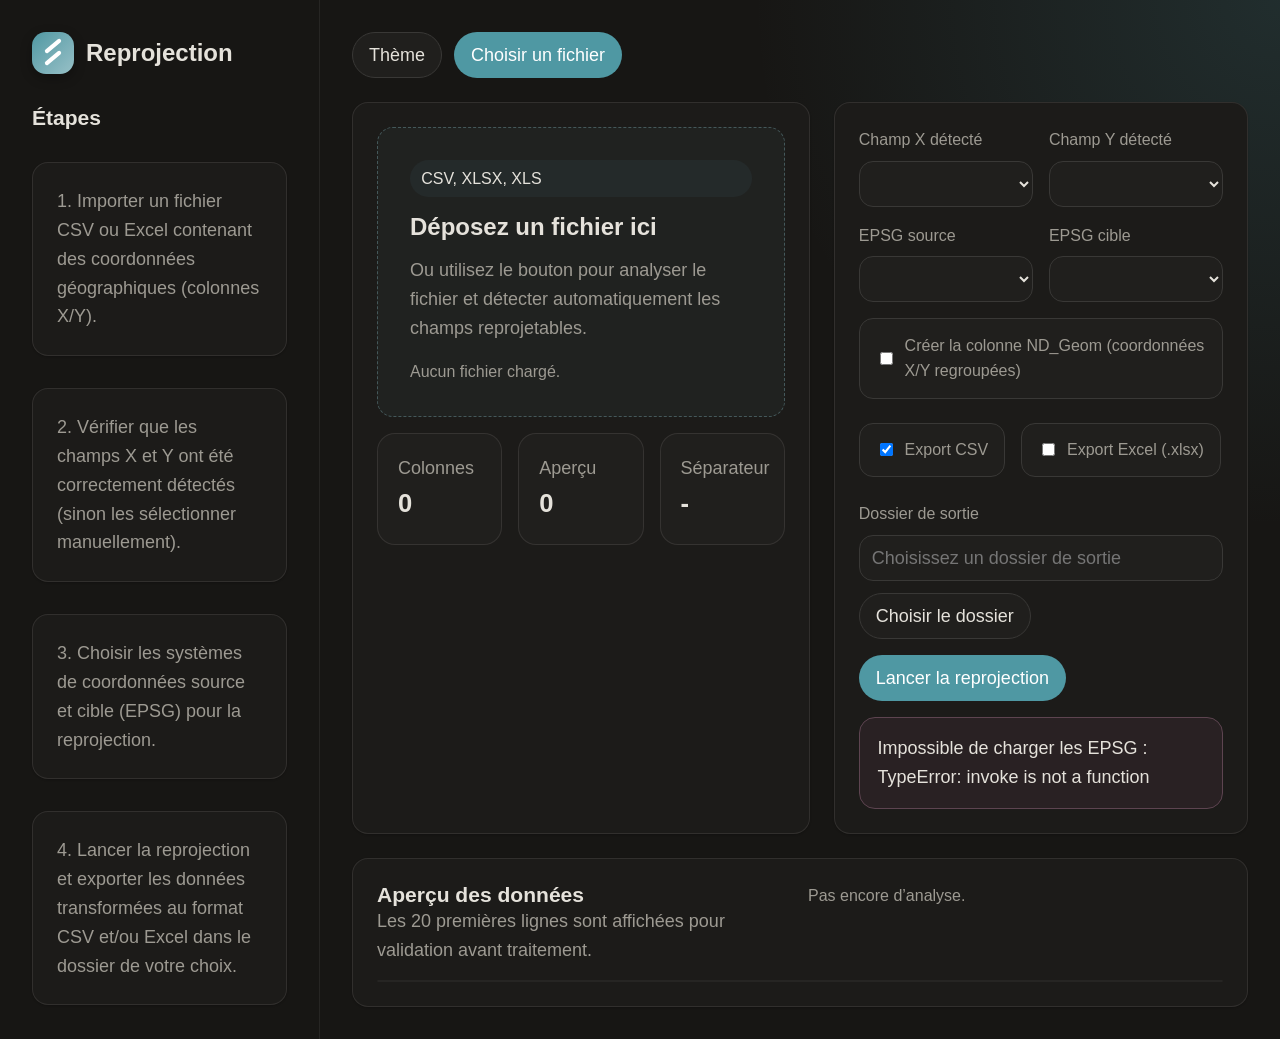
<file: site_reprojection/index.html>
<!DOCTYPE html>
<html lang="fr" data-theme="dark">
<head>
  <meta charset="UTF-8" />
  <meta name="viewport" content="width=device-width, initial-scale=1.0" />
  <title>Reproj Moderne</title>
  <link rel="preconnect" href="https://api.fontshare.com">
  <link href="https://api.fontshare.com/v2/css?f[]=satoshi@400,500,700&f[]=cabinet-grotesk@500,700&display=swap" rel="stylesheet">
  <style>
    :root,[data-theme="light"]{--text-xs:clamp(.75rem,.7rem + .25vw,.875rem);--text-sm:clamp(.875rem,.8rem + .35vw,1rem);--text-base:clamp(1rem,.95rem + .25vw,1.125rem);--text-lg:clamp(1.125rem,1rem + .75vw,1.5rem);--text-xl:clamp(1.5rem,1.2rem + 1.25vw,2.25rem);--space-1:.25rem;--space-2:.5rem;--space-3:.75rem;--space-4:1rem;--space-5:1.25rem;--space-6:1.5rem;--space-8:2rem;--space-10:2.5rem;--space-12:3rem;--space-16:4rem;--radius-sm:.375rem;--radius-md:.5rem;--radius-lg:.75rem;--radius-xl:1rem;--font-display:'Cabinet Grotesk','Inter',sans-serif;--font-body:'Satoshi','Inter',sans-serif;--color-bg:#f7f6f2;--color-surface:#f9f8f5;--color-surface-2:#fbfbf9;--color-surface-offset:#f3f0ec;--color-border:#d4d1ca;--color-divider:#dcd9d5;--color-text:#28251d;--color-text-muted:#6b6a65;--color-primary:#01696f;--color-primary-hover:#0c4e54;--color-success:#437a22;--color-error:#a12c7b;--shadow-sm:0 1px 2px oklch(0.2 0.01 80 / 0.06);--shadow-md:0 4px 12px oklch(0.2 0.01 80 / 0.08);--shadow-lg:0 12px 32px oklch(0.2 0.01 80 / 0.12)}
    [data-theme="dark"]{--color-bg:#171614;--color-surface:#1c1b19;--color-surface-2:#201f1d;--color-surface-offset:#1d1c1a;--color-border:#393836;--color-divider:#262523;--color-text:#e5e2db;--color-text-muted:#9d9a92;--color-primary:#4f98a3;--color-primary-hover:#227f8b;--color-success:#6daa45;--color-error:#d163a7;--shadow-sm:0 1px 2px oklch(0 0 0 / .2);--shadow-md:0 4px 12px oklch(0 0 0 / .3);--shadow-lg:0 12px 32px oklch(0 0 0 / .4)}
    *,*:before,*:after{box-sizing:border-box} html,body{margin:0;padding:0} body{min-height:100vh;background:radial-gradient(circle at top right, color-mix(in oklab,var(--color-primary) 18%,transparent), transparent 32%),var(--color-bg);font:var(--text-base)/1.6 var(--font-body);color:var(--color-text)} button,input,select{font:inherit} .app{display:grid;grid-template-columns:320px 1fr;min-height:100vh} .sidebar{background:color-mix(in oklab,var(--color-surface) 90%, black 10%);border-right:1px solid var(--color-divider);padding:var(--space-8);display:flex;flex-direction:column;gap:var(--space-8)} .brand{display:flex;align-items:center;gap:var(--space-3)} .logo{width:42px;height:42px;border-radius:14px;background:linear-gradient(135deg,var(--color-primary),color-mix(in oklab,var(--color-primary) 60%, white 40%));box-shadow:var(--shadow-md);position:relative} .logo:before,.logo:after{content:"";position:absolute;background:white;border-radius:999px}.logo:before{width:20px;height:4px;top:12px;left:11px;transform:rotate(-40deg)}.logo:after{width:20px;height:4px;top:24px;left:11px;transform:rotate(-40deg)} h1,h2,h3{margin:0;line-height:1.15} h1{font-family:var(--font-display);font-size:var(--text-xl)} h2{font-size:var(--text-lg)} .muted{color:var(--color-text-muted)} .stack{display:flex;flex-direction:column;gap:var(--space-4)} .panel{background:var(--color-surface);border:1px solid color-mix(in oklab,var(--color-text) 10%, transparent);border-radius:var(--radius-xl);box-shadow:var(--shadow-sm)} .panel.pad{padding:var(--space-6)} .main{padding:var(--space-8);display:grid;grid-template-rows:auto auto 1fr;gap:var(--space-6)} .hero{display:flex;justify-content:space-between;align-items:end;gap:var(--space-6)} .hero-copy{max-width:70ch} .toolbar{display:flex;flex-wrap:wrap;gap:var(--space-3)} .btn{display:inline-flex;align-items:center;justify-content:center;gap:var(--space-2);min-height:46px;padding:0 var(--space-4);border-radius:999px;border:1px solid transparent;background:var(--color-surface-2);color:var(--color-text);cursor:pointer;transition:.18s ease}.btn:hover{transform:translateY(-1px)} .btn-primary{background:var(--color-primary);color:#fff}.btn-primary:hover{background:var(--color-primary-hover)} .btn-secondary{border-color:var(--color-border)} .grid{display:grid;grid-template-columns:1.05fr .95fr;gap:var(--space-6)} .dropzone{padding:var(--space-8);border:1.5px dashed color-mix(in oklab,var(--color-primary) 35%, var(--color-border));border-radius:var(--radius-xl);background:color-mix(in oklab,var(--color-primary) 6%, var(--color-surface));display:flex;flex-direction:column;gap:var(--space-4);min-height:210px;justify-content:center} .pill{display:inline-flex;align-items:center;padding:.35rem .7rem;border-radius:999px;background:color-mix(in oklab,var(--color-primary) 14%, var(--color-surface));color:var(--color-text);font-size:var(--text-sm)} .meta{display:grid;grid-template-columns:repeat(2,minmax(0,1fr));gap:var(--space-4)} label{font-size:var(--text-sm);color:var(--color-text-muted);display:block;margin-bottom:var(--space-2)} select,input[type="text"]{width:100%;min-height:46px;background:var(--color-surface-2);color:var(--color-text);border:1px solid var(--color-border);border-radius:14px;padding:0 var(--space-3)} .form-grid{display:grid;grid-template-columns:repeat(2,minmax(0,1fr));gap:var(--space-4)} .checks{display:flex;flex-wrap:wrap;gap:var(--space-4)} .check{display:flex;align-items:center;gap:.55rem;padding:.85rem 1rem;border:1px solid var(--color-border);border-radius:14px;background:var(--color-surface-2)} .preview{overflow:auto;max-height:420px;border-radius:var(--radius-lg);border:1px solid var(--color-divider)} table{width:100%;border-collapse:collapse;font-size:var(--text-sm)} th,td{padding:.8rem .9rem;border-bottom:1px solid var(--color-divider);text-align:left;white-space:nowrap} th{position:sticky;top:0;background:var(--color-surface-offset);z-index:1} .status{display:grid;grid-template-columns:repeat(3,minmax(0,1fr));gap:var(--space-4)} .kpi{padding:var(--space-5);border-radius:18px;background:var(--color-surface-2);border:1px solid color-mix(in oklab,var(--color-text) 10%, transparent)} .kpi strong{display:block;font-size:1.6rem;font-family:var(--font-display)} .alert{padding:1rem 1.1rem;border-radius:16px;border:1px solid}.alert.warn{background:color-mix(in oklab,var(--color-primary) 10%, var(--color-surface));border-color:color-mix(in oklab,var(--color-primary) 25%, var(--color-border))}.alert.error{background:color-mix(in oklab,var(--color-error) 8%, var(--color-surface));border-color:color-mix(in oklab,var(--color-error) 25%, var(--color-border))}.footer-note{font-size:var(--text-sm);color:var(--color-text-muted)} @media (max-width:1100px){.app{grid-template-columns:1fr}.sidebar{border-right:none;border-bottom:1px solid var(--color-divider)}.grid,.form-grid,.status,.meta{grid-template-columns:1fr}}
  </style>
</head>
<body>
  <div class="app">
    <aside class="sidebar">
      <div class="brand">
        <div class="logo" aria-hidden="true"></div>
        <div>
          <h2>Reprojection</h2>
        </div>
      </div>

      <div>
        <h3>Étapes</h3>
      </div>
      <div class="panel pad stack">
        <div class="muted">1. Importer un fichier CSV ou Excel contenant des coordonnées géographiques (colonnes X/Y).</div>
      </div>
      <div class="panel pad stack">
        <div class="muted">2. Vérifier que les champs X et Y ont été correctement détectés (sinon les sélectionner manuellement).</div>
      </div>
      <div class="panel pad stack">
        <div class="muted">3. Choisir les systèmes de coordonnées source et cible (EPSG) pour la reprojection.</div>
      </div>
      <div class="panel pad stack">
        <div class="muted">4. Lancer la reprojection et exporter les données transformées au format CSV et/ou Excel dans le dossier de votre choix.</div>
      </div>
    </aside>

    <main class="main">
      <section class="hero">
        <div class="toolbar">
          <button class="btn btn-secondary" id="themeToggle">Thème</button>
          <button class="btn btn-primary" id="pickFileBtn">Choisir un fichier</button>
        </div>
      </section>

      <section class="grid">
        <div class="panel pad stack">
          <div class="dropzone" id="dropzone">
            <div class="pill">CSV, XLSX, XLS</div>
            <h2>Déposez un fichier ici</h2>
            <div class="muted">Ou utilisez le bouton pour analyser le fichier et détecter automatiquement les champs reprojetables.</div>
            <div id="currentFile" class="footer-note">Aucun fichier chargé.</div>
          </div>

          <div class="status">
            <div class="kpi"><span class="muted">Colonnes</span><strong id="kpiCols">0</strong></div>
            <div class="kpi"><span class="muted">Aperçu</span><strong id="kpiRows">0</strong></div>
            <div class="kpi"><span class="muted">Séparateur</span><strong id="kpiDelim">-</strong></div>
          </div>

          <div id="warnings" class="stack"></div>
        </div>

        <div class="panel pad stack">
          <div class="form-grid">
            <div>
              <label for="xField">Champ X détecté</label>
              <select id="xField"></select>
            </div>
            <div>
              <label for="yField">Champ Y détecté</label>
              <select id="yField"></select>
            </div>
            <div>
              <label for="epsgIn">EPSG source</label>
              <select id="epsgIn"></select>
            </div>
            <div>
              <label for="epsgOut">EPSG cible</label>
              <select id="epsgOut"></select>
            </div>
          </div>

          <div class="checks">
            <label class="check"><input type="checkbox" id="joinXY">Créer la colonne ND_Geom (coordonnées X/Y regroupées)</label>
            <label class="check"><input type="checkbox" id="exportCsv" checked> Export CSV</label>
            <label class="check"><input type="checkbox" id="exportXlsx"> Export Excel (.xlsx)</label>
          </div>

          <div>
            <label for="outputFolder">Dossier de sortie</label>
            <div class="toolbar">
              <input type="text" id="outputFolder" placeholder="Choisissez un dossier de sortie" />
              <button class="btn btn-secondary" id="pickFolderBtn">Choisir le dossier</button>
            </div>
          </div>

          <div class="toolbar">
            <button class="btn btn-primary" id="runBtn">Lancer la reprojection</button>
          </div>

          <div id="result"></div>
        </div>
      </section>

      <section class="panel pad stack">
        <div class="meta">
          <div>
            <h3>Aperçu des données</h3>
            <div class="muted">Les 20 premières lignes sont affichées pour validation avant traitement.</div>
          </div>
          <div class="footer-note" id="guessInfo">Pas encore d’analyse.</div>
        </div>
        <div class="preview">
          <table>
            <thead id="thead"></thead>
            <tbody id="tbody"></tbody>
          </table>
        </div>
      </section>
    </main>
  </div>

<script type="module">
  const invoke = window.__TAURI__?.core?.invoke;
  const openDialog = window.__TAURI__?.dialog?.open;

  const state = {
    filePath: '',
    headers: [],
    preview: [],
  };

  const byId = (id) => document.getElementById(id);
  const els = {
    themeToggle: byId('themeToggle'),
    pickFileBtn: byId('pickFileBtn'),
    pickFolderBtn: byId('pickFolderBtn'),
    runBtn: byId('runBtn'),
    dropzone: byId('dropzone'),
    currentFile: byId('currentFile'),
    kpiCols: byId('kpiCols'),
    kpiRows: byId('kpiRows'),
    kpiDelim: byId('kpiDelim'),
    xField: byId('xField'),
    yField: byId('yField'),
    epsgIn: byId('epsgIn'),
    epsgOut: byId('epsgOut'),
    outputFolder: byId('outputFolder'),
    warnings: byId('warnings'),
    thead: byId('thead'),
    tbody: byId('tbody'),
    result: byId('result'),
    guessInfo: byId('guessInfo'),
    joinXY: byId('joinXY'),
    exportCsv: byId('exportCsv'),
    exportXlsx: byId('exportXlsx'),
  };

  // Sécurité : si Tauri n'est pas dispo (test dans un simple navigateur)
  if (!invoke || !openDialog) {
    console.warn('Tauri non disponible : les appels backend sont désactivés.');
  }

  // Thème clair/sombre
  const theme = { value: 'dark' };
  els.themeToggle?.addEventListener('click', () => {
    theme.value = theme.value === 'dark' ? 'light' : 'dark';
    document.documentElement.setAttribute('data-theme', theme.value);
  });

  function toast(message, kind = 'warn') {
    els.result.innerHTML = `<div class="alert ${kind}">${message}</div>`;
  }

  // Remplit un <select> avec des options [{label, code}] ou simples strings
  function fillSelect(select, values, selected) {
    if (!select) return;
    select.innerHTML = values
      .map((v) => {
        const value = v.code ?? v.value ?? v;
        const label = v.label ?? v;
        return `<option value="${value}">${label}</option>`;
      })
      .join('');
    if (selected) {
      select.value = selected;
    }
  }

  // Charge la liste des EPSG depuis le backend
  async function loadEpsg() {
    try {
      const options = await invoke('epsg_options');
      fillSelect(els.epsgIn, options, 'EPSG:4326');  // WGS 84 source par défaut
      fillSelect(els.epsgOut, options, 'EPSG:2154'); // Lambert-93 cible par défaut
    } catch (e) {
      toast(`Impossible de charger les EPSG : ${String(e)}`, 'error');
    }
  }

  function renderWarnings(list = []) {
    els.warnings.innerHTML = list
      .map((w) => `<div class="alert warn">${w}</div>`)
      .join('');
  }

  function renderTable(headers, rows) {
    els.thead.innerHTML = `<tr>${headers.map((h) => `<th>${h}</th>`).join('')}</tr>`;
    els.tbody.innerHTML = rows
      .map(
        (r) =>
          `<tr>${headers
            .map((h) => `<td>${(r[h] ?? '').toString()}</td>`)
            .join('')}</tr>`,
      )
      .join('');
  }

  // Alimente les selects X/Y en tenant compte de la détection auto
  function setFieldSelects(headers, guessedX, guessedY) {
    const options = headers.map((h) => ({ value: h, label: h }));
    fillSelect(els.xField, options, guessedX?.name || headers[0]);
    fillSelect(els.yField, options, guessedY?.name || headers[1] || headers[0]);

    const xText = guessedX ? `${guessedX.name} (${guessedX.score})` : 'non détecté';
    const yText = guessedY ? `${guessedY.name} (${guessedY.score})` : 'non détecté';
    els.guessInfo.textContent = `Détection automatique : X = ${xText} · Y = ${yText}`;
  }

  // Analyse du fichier (appel à inspect_file côté Rust)
  async function inspect(path) {
    if (!path) return;
    try {
      const data = await invoke('inspect_file', { path });

      state.filePath = path;
      state.headers = data.headers;
      state.preview = data.preview;

      els.currentFile.textContent = data.file_name;
      els.kpiCols.textContent = data.headers.length;
      els.kpiRows.textContent = data.preview.length;
      els.kpiDelim.textContent = data.delimiter || 'Excel';

      renderWarnings(data.warnings || []);
      renderTable(data.headers, data.preview);
      setFieldSelects(data.headers, data.guessed_x, data.guessed_y);

      toast('Fichier analysé avec succès.', 'warn');
    } catch (e) {
      toast(`Erreur d'analyse : ${String(e)}`, 'error');
    }
  }

  // Choix du fichier (boîte de dialogue Tauri)
  els.pickFileBtn?.addEventListener('click', async () => {
    try {
      const path = await openDialog({
        multiple: false,
        filters: [{ name: 'Données', extensions: ['csv', 'xlsx', 'xls'] }],
      });
      if (path) {
        inspect(path);
      }
    } catch (e) {
      toast(`Erreur lors de la sélection du fichier : ${String(e)}`, 'error');
    }
  });

  // Choix du dossier de sortie
  els.pickFolderBtn?.addEventListener('click', async () => {
    try {
      const path = await openDialog({ directory: true, multiple: false });
      if (path) {
        els.outputFolder.value = path;
      }
    } catch (e) {
      toast(`Erreur lors de la sélection du dossier : ${String(e)}`, 'error');
    }
  });

  // Dropzone (glisser-déposer de fichier)
  ['dragenter', 'dragover'].forEach((evt) =>
    els.dropzone.addEventListener(evt, (e) => {
      e.preventDefault();
      els.dropzone.style.transform = 'scale(1.01)';
    }),
  );
  ['dragleave', 'drop'].forEach((evt) =>
    els.dropzone.addEventListener(evt, (e) => {
      e.preventDefault();
      els.dropzone.style.transform = 'scale(1)';
    }),
  );
  els.dropzone.addEventListener('drop', async (e) => {
    const path = e.dataTransfer?.files?.[0]?.path;
    if (path) {
      inspect(path);
    }
  });

  // Lancement de la reprojection (transform_file côté Rust)
  els.runBtn?.addEventListener('click', async () => {
    if (!state.filePath) {
      return toast("Importez un fichier avant de lancer la reprojection.", 'error');
    }
    if (!els.outputFolder.value) {
      return toast('Choisissez un dossier de sortie.', 'error');
    }
    if (!els.exportCsv.checked && !els.exportXlsx.checked) {
      return toast("Sélectionnez au moins un format d’export.", 'error');
    }

    try {
      const res = await invoke('transform_file', {
        req: {
          input_path: state.filePath,
          output_folder: els.outputFolder.value,
          x_field: els.xField.value,
          y_field: els.yField.value,
          epsg_in: els.epsgIn.value,
          epsg_out: els.epsgOut.value,
          export_csv: els.exportCsv.checked,
          export_xlsx: els.exportXlsx.checked,
          join_xy: els.joinXY.checked,
        },
      });

      const outputs = (res.outputs || [])
        .map((p) => `<li>${p}</li>`)
        .join('');
      const warnings = (res.warnings || [])
        .map((w) => `<div class="alert warn">${w}</div>`)
        .join('');

      els.result.innerHTML = `
        <div class="stack">
          <div class="alert warn">
            <strong>Traitement terminé.</strong><br>
            Lignes traitées : ${res.processed_rows} · Lignes rejetées : ${res.rejected_rows}
            <ul>${outputs}</ul>
          </div>
          ${warnings}
        </div>
      `;
    } catch (e) {
      toast(`Erreur de reprojection : ${String(e)}`, 'error');
    }
  });

  // Initialisation
  loadEpsg();
</script>
</body>
</html>
</file>
